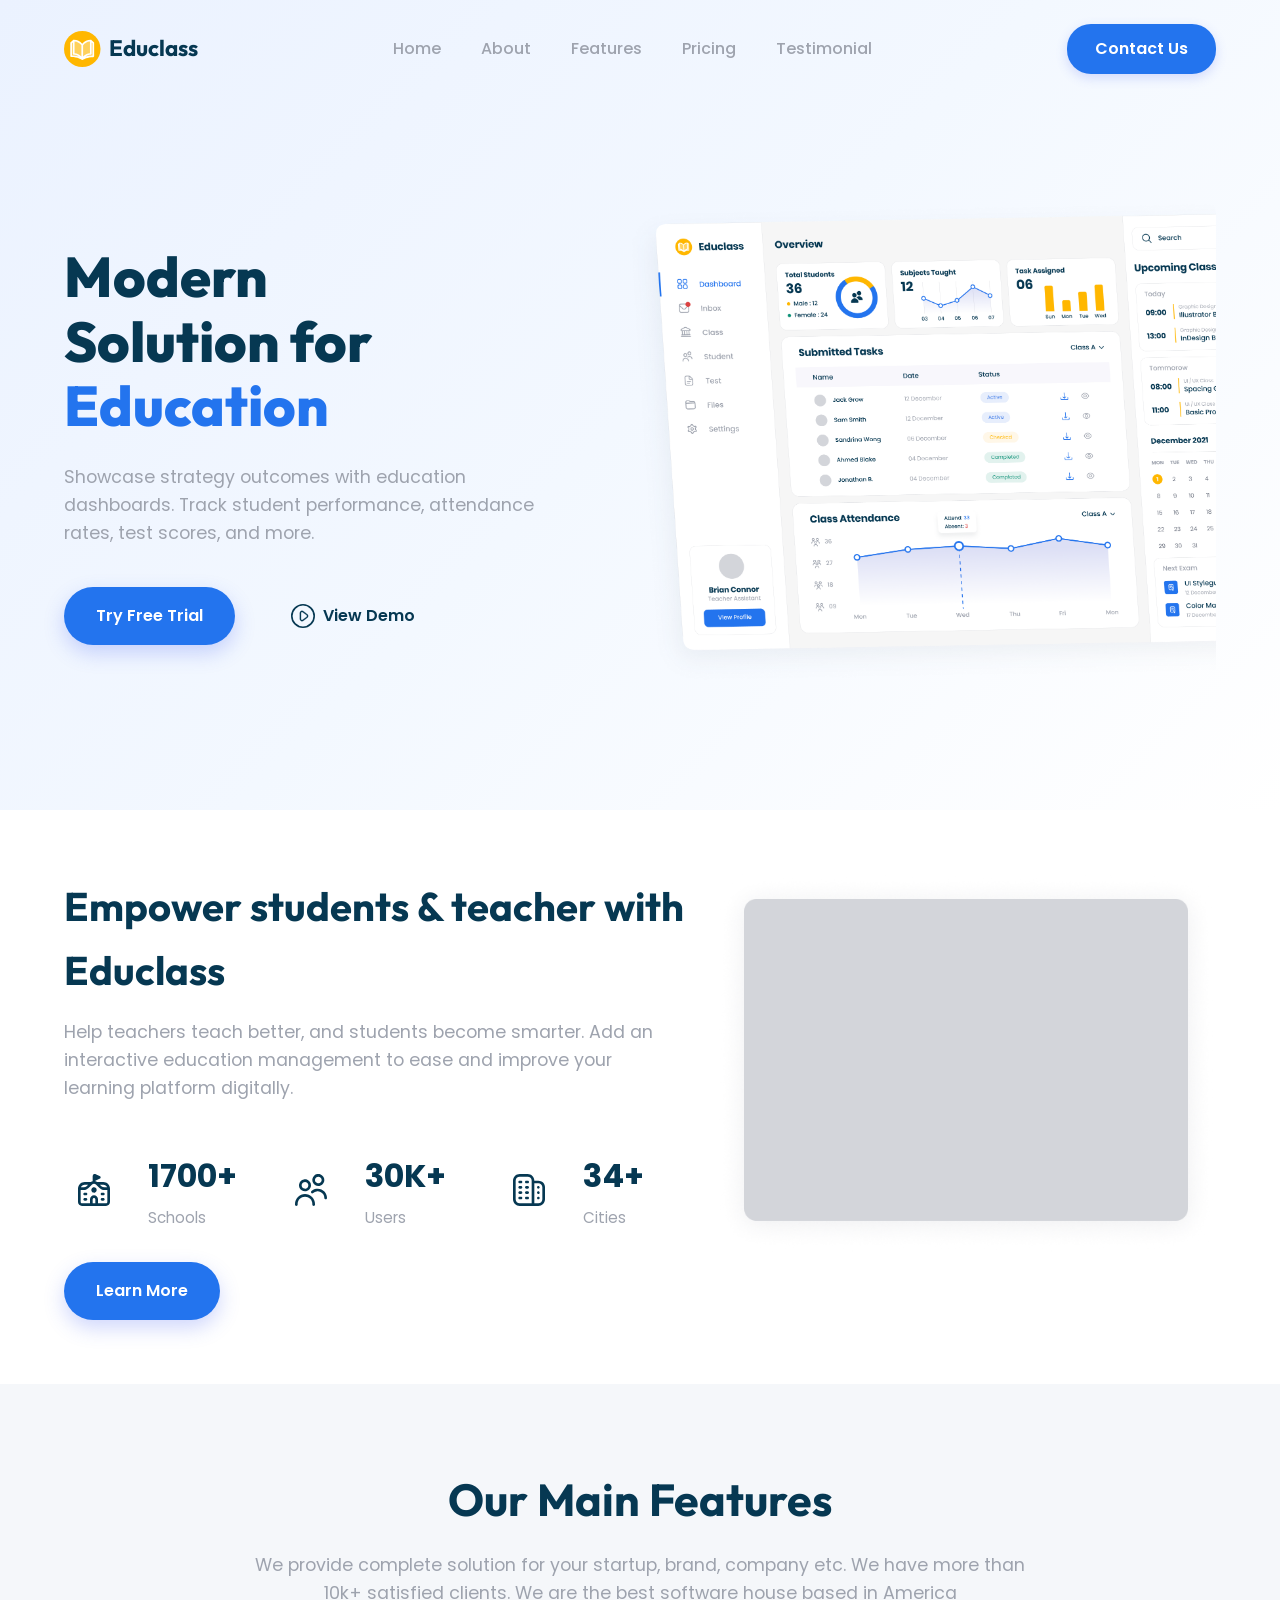
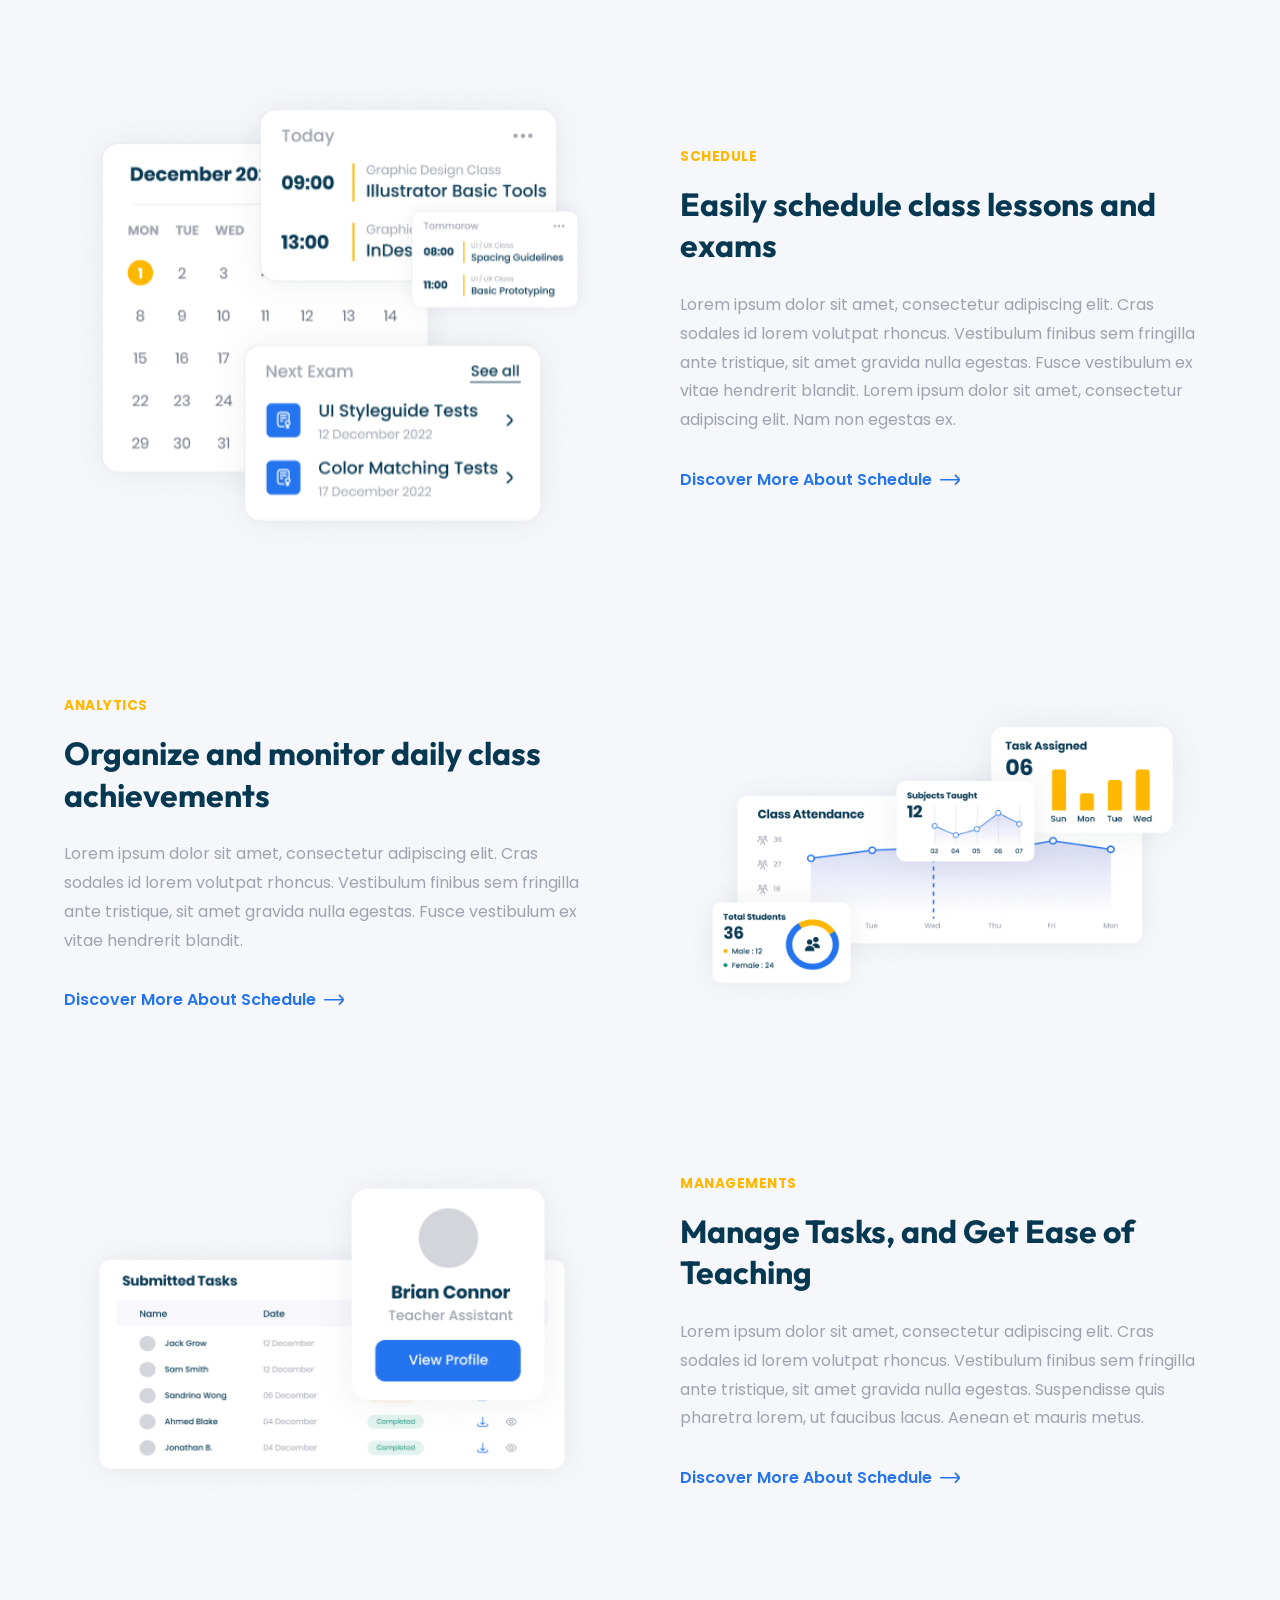
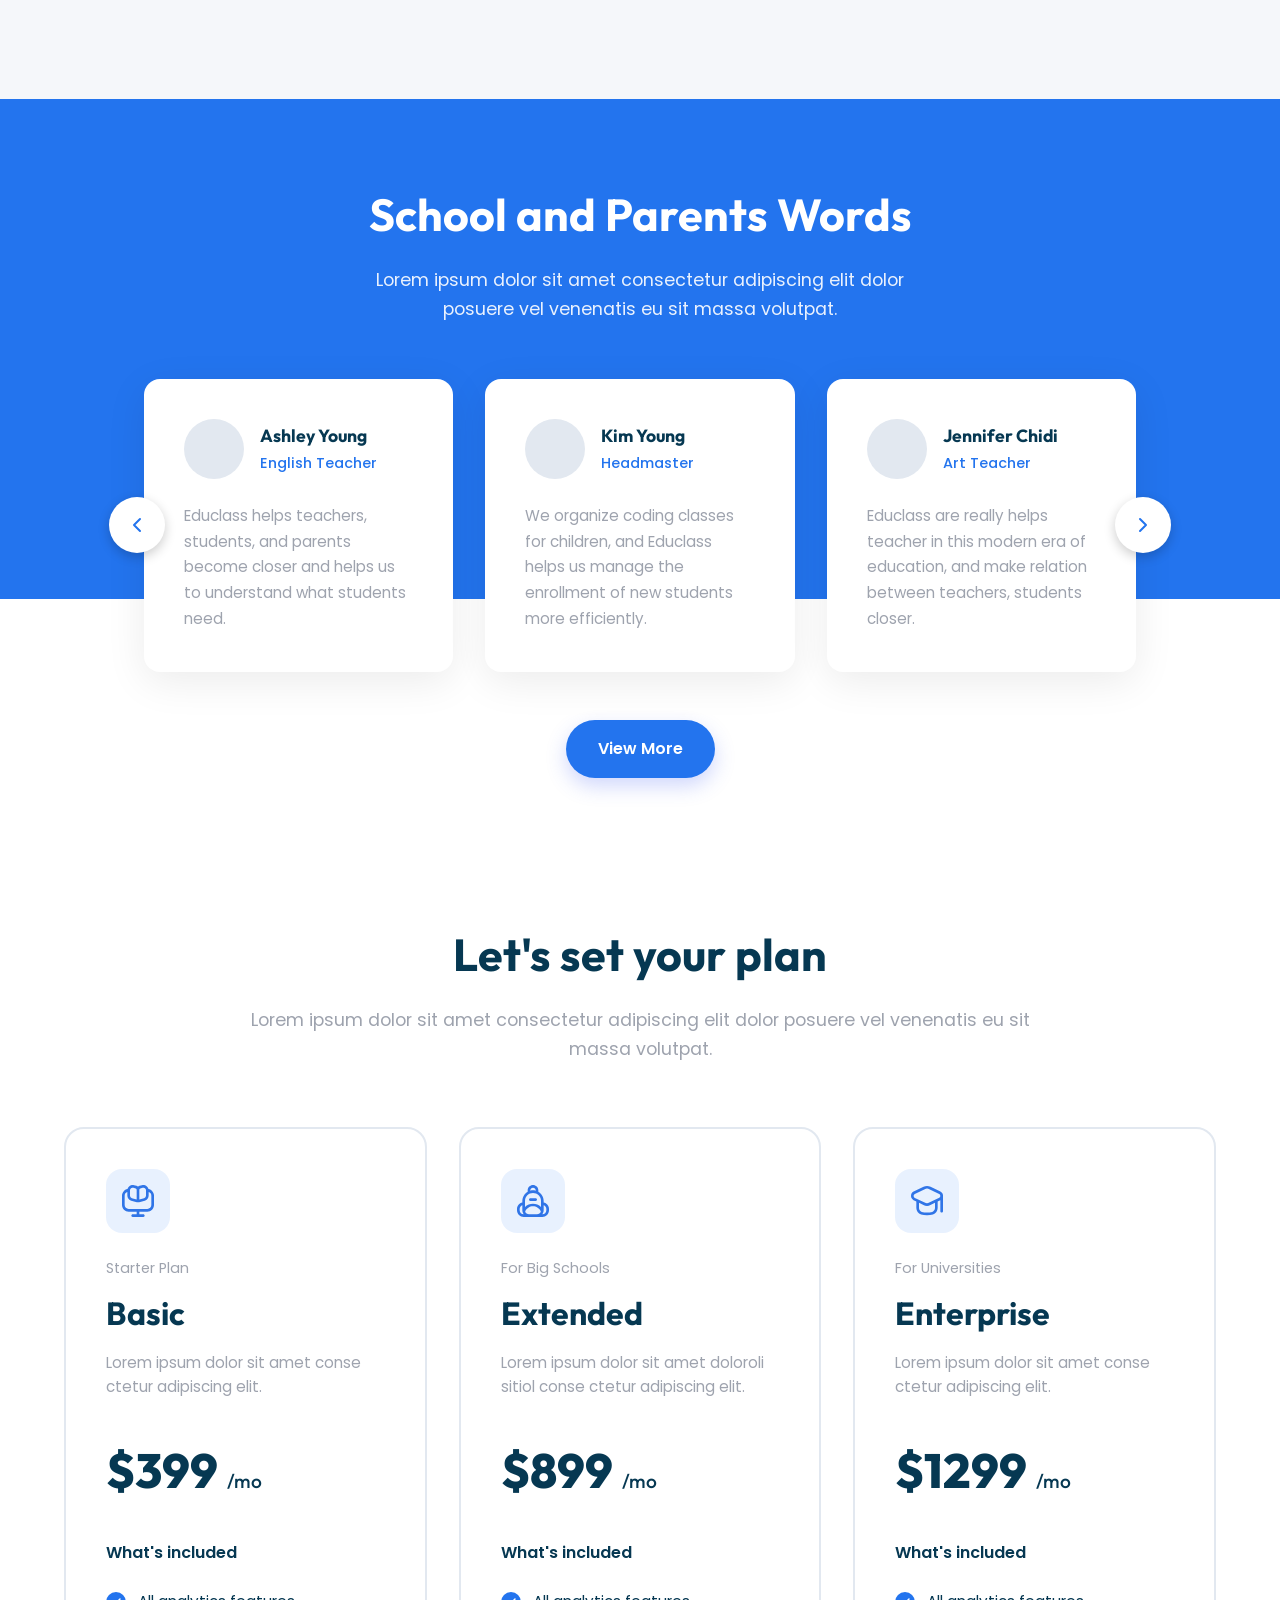
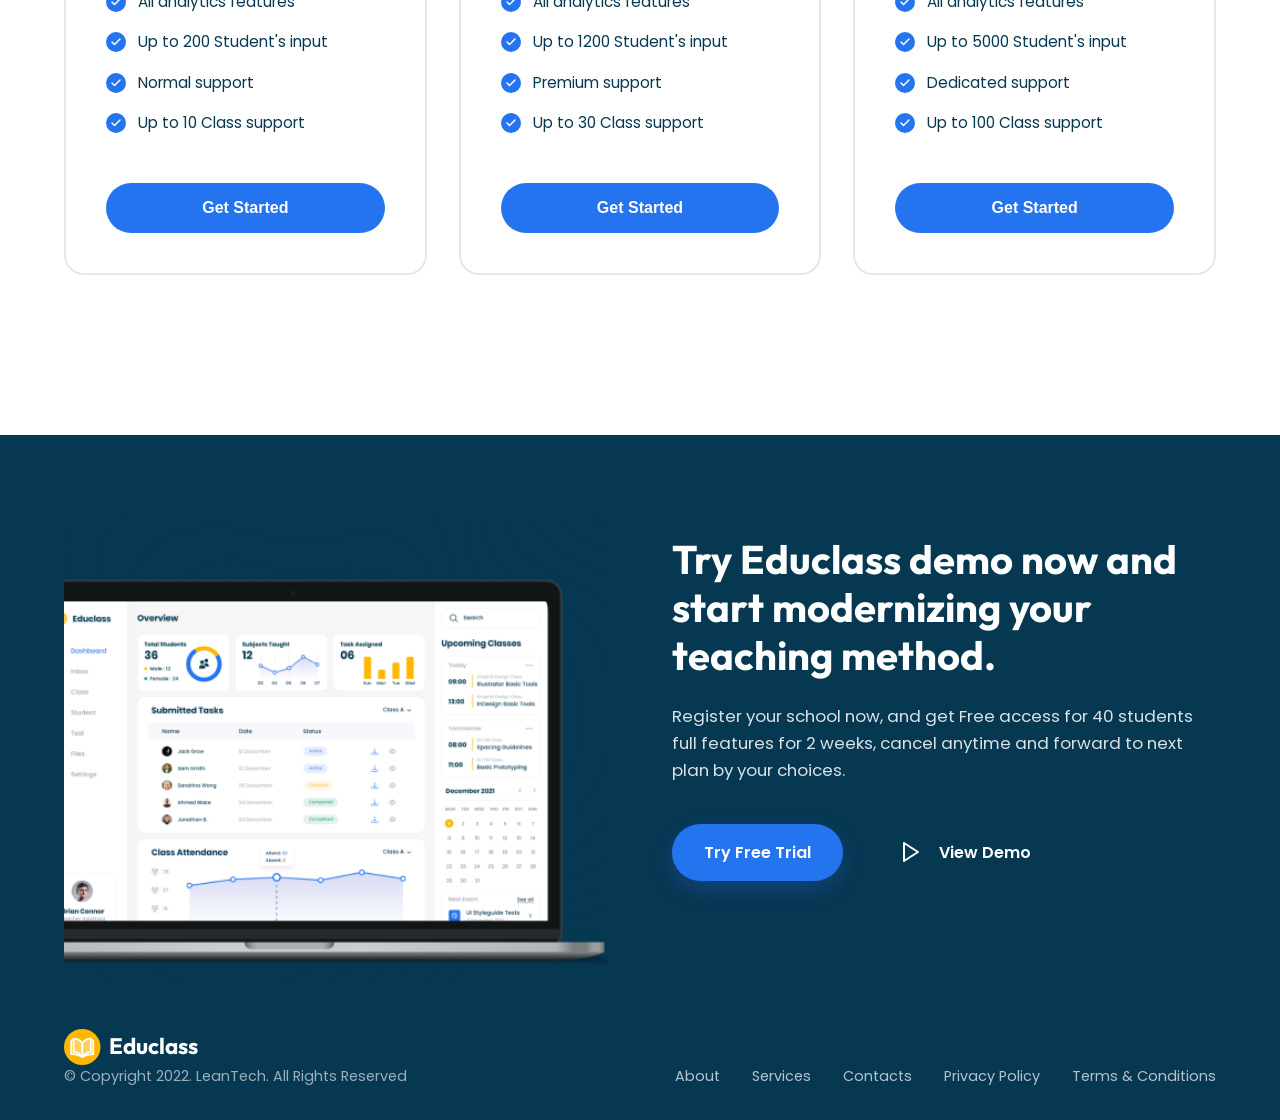
<file: src/frontend/Educlass/index.html>
<!DOCTYPE html>
<html lang="en">
<head>
    <meta charset="UTF-8">
    <meta name="viewport" content="width=device-width, initial-scale=1.0">
    <title>Educlass - Modern Solution for Education</title>
    <link rel="preconnect" href="https://fonts.googleapis.com">
    <link rel="preconnect" href="https://fonts.gstatic.com" crossorigin>
    <link href="https://fonts.googleapis.com/css2?family=Outfit:wght@400;500;600;700;800&family=DM+Sans:wght@400;500;600;700&family=Poppins:wght@400;500;600;700&display=swap" rel="stylesheet">
    <link rel="stylesheet" href="style.css">
</head>
<body>
    <nav class="navbar">
        <div class="logo">
            <img src="./public/logo.svg" alt="logo">
            <span>Educlass</span>
        </div>
        <ul class="nav-links">
            <li><a href="#home">Home</a></li>
            <li><a href="#about">About</a></li>
            <li><a href="#features">Features</a></li>
            <li><a href="#pricing">Pricing</a></li>
            <li><a href="#testimonials">Testimonial</a></li>
        </ul>
        <a href="#" class="nav-cta">Contact Us</a>
    </nav>

    <section class="hero" id="home">
        <div class="hero-content">
            <h1>
                Modern<br>
                Solution for<br>
                <span class="highlight">Education</span>
            </h1>
            <p>
                Showcase strategy outcomes with education dashboards. Track student performance, attendance rates, test scores, and more.
            </p>
            <div class="hero-buttons">
                <a href="#" class="btn-primary">
                    Try Free Trial
                </a>
                <a href="#" class="btn-secondary btn-play">
                    <img src="./public/play.svg" alt="play">
                    View Demo
                </a>
            </div>
        </div>
        <div class="hero-image">
            <img src="./public/Dashboard.png" alt="Educlass Dashboard">
        </div>
    </section>

    <section class="stats-section" id="about">
        <div class="stats-content">
            <div class="stats-header">
                <h2>Empower students & teacher with Educlass</h2>
                <p>
                   Help teachers teach better, and students become smarter. Add an interactive education management to ease and improve your learning platform digitally.
                </p>
            </div>
            <div class="stats-grid">
                <div class="stat-card">
                    <div class="stat-icon">
                        <img src="./public/school.svg" alt="Schools">
                    </div>
                    <div class="stat-info">
                        <h3>1700+</h3>
                        <p>Schools</p>
                    </div>
                </div>
                <div class="stat-card">
                    <div class="stat-icon">
                        <img src="./public/users.svg" alt="Users">
                    </div>
                    <div class="stat-info">
                        <h3>30K+</h3>
                        <p>Users</p>
                    </div>
                </div>
                <div class="stat-card">
                    <div class="stat-icon">
                        <img src="./public/building.svg" alt="Cities">
                    </div>
                    <div class="stat-info">
                        <h3>34+</h3>
                        <p>Cities</p>
                    </div>
                </div>
            </div>
            <a href="#" class="btn-primary" style="margin-top: 2rem; display: inline-flex;">Learn More</a>
        </div>
        <div class="blank-image">
            <img src="./public/blank.png" alt="Educlass Blank Image">
        </div>
    </section>

    <section class="features-section" id="features">
        <div class="section-header">
            <h2>Our Main Features</h2>
            <p>
                We provide complete solution for your startup, brand, company etc. We have more than 10k+ satisfied clients. We are the best software house based in America
            </p>
        </div>

        <div class="feature-row">
            <div class="feature-content">
                <span>SCHEDULE</span>
                <h3>Easily schedule class lessons and exams</h3>
                <p>
                    Lorem ipsum dolor sit amet, consectetur adipiscing elit. Cras sodales id lorem volutpat rhoncus. Vestibulum finibus sem fringilla ante tristique, sit amet gravida nulla egestas. Fusce vestibulum ex vitae hendrerit blandit. Lorem ipsum dolor sit amet, consectetur adipiscing elit. Nam non egestas ex.
                </p>
                <a href="#" class="feature-link">
                    Discover More About Schedule
                    <img src="./public/arrow.svg" alt="arrow">
                </a>
            </div>
            <div class="feature-image">
                <img src="./public/Image.png" alt="Schedule Feature">
            </div>
        </div>

        <div class="feature-row">
            <div class="feature-content">
                <span>ANALYTICS</span>
                <h3>Organize and monitor daily class achievements</h3>
                <p>
                Lorem ipsum dolor sit amet, consectetur adipiscing elit. Cras sodales id lorem volutpat rhoncus. Vestibulum finibus sem fringilla ante tristique, sit amet gravida nulla egestas. Fusce vestibulum ex vitae hendrerit blandit.
                </p>
                <a href="#" class="feature-link">
                    Discover More About Schedule
                    <img src="./public/arrow.svg" alt="arrow">
                </a>
            </div>
            <div class="feature-image">
                <img src="./public/analytics.png" alt="Monitor Feature">
            </div>
        </div>

        <div class="feature-row">
            <div class="feature-content">
                <span>MANAGEMENTS</span>
                <h3>Manage Tasks, and Get Ease of Teaching</h3>
                <p>
                   Lorem ipsum dolor sit amet, consectetur adipiscing elit. Cras sodales id lorem volutpat rhoncus. Vestibulum finibus sem fringilla ante tristique, sit amet gravida nulla egestas. Suspendisse quis pharetra lorem, ut faucibus lacus. Aenean et mauris metus.
                </p>
                <a href="#" class="feature-link">
                    Discover More About Schedule
                    <img src="./public/arrow.svg" alt="arrow">
                </a>
            </div>
            <div class="feature-image">
                <img src="./public/managements.png" alt="Manage Feature">
            </div>
        </div>
    </section>

    <section class="testimonials-section" id="testimonials">
        <div class="testimonials-header">
            <h2>School and Parents Words</h2>
            <p>
                Lorem ipsum dolor sit amet consectetur adipiscing elit dolor posuere vel venenatis eu sit massa volutpat.
            </p>
        </div>
        <div class="testimonials-container">
            <button class="nav-btn prev">
                <svg width="24" height="24" viewBox="0 0 24 24" fill="none" stroke="currentColor" stroke-width="2" stroke-linecap="round" stroke-linejoin="round"><path d="M15 18l-6-6 6-6"/></svg>
            </button>
            <div class="testimonials-grid">
                <div class="testimonial-card">
                    <div class="testimonial-author">
                        <div class="author-avatar"></div>
                        <div class="author-info">
                            <h4>Ashley Young</h4>
                            <p>English Teacher</p>
                        </div>
                    </div>
                    <p class="testimonial-text">
                        Educlass helps teachers, students, and parents become closer and helps us to understand what students need.
                    </p>
                </div>
                <div class="testimonial-card">
                    <div class="testimonial-author">
                        <div class="author-avatar"></div>
                        <div class="author-info">
                            <h4>Kim Young</h4>
                            <p>Headmaster</p>
                        </div>
                    </div>
                    <p class="testimonial-text">
                        We organize coding classes for children, and Educlass helps us manage the enrollment of new students more efficiently.
                    </p>
                </div>
                <div class="testimonial-card">
                    <div class="testimonial-author">
                        <div class="author-avatar"></div>
                        <div class="author-info">
                            <h4>Jennifer Chidi</h4>
                            <p>Art Teacher</p>
                        </div>
                    </div>
                    <p class="testimonial-text">
                        Educlass are really helps teacher in this modern era of education, and make relation between teachers, students closer.
                    </p>
                </div>
            </div>
            <button class="nav-btn next">
                <svg width="24" height="24" viewBox="0 0 24 24" fill="none" stroke="currentColor" stroke-width="2" stroke-linecap="round" stroke-linejoin="round"><path d="M9 18l6-6-6-6"/></svg>
            </button>
        </div>
        <!-- FIX: .testimonials-cta now has a matching rule in style.css -->
        <div class="testimonials-cta">
            <a href="#" class="btn-primary testimonials-view-more">View More</a>
        </div>
    </section>

    <section class="pricing-section" id="pricing">
        <div class="section-header">
            <h2>Let's set your plan</h2>
            <p>
                Lorem ipsum dolor sit amet consectetur adipiscing elit dolor posuere vel venenatis eu sit massa volutpat.
            </p>
        </div>
        <div class="pricing-grid">
            <div class="pricing-card">
                <div class="pricing-icon">
                    <img src="./public/e-learning.svg" alt="Basic Icon">
                </div>
                <div class="pricing-header">
                    <span class="plan-subtitle">Starter Plan</span>
                    <h3>Basic</h3>
                    <p>Lorem ipsum dolor sit amet conse ctetur adipiscing elit.</p>
                </div>
                <div class="pricing-price">
                    $399 <span>/mo</span>
                </div>
                <div class="pricing-features-title">What's included</div>
                <ul class="pricing-features">
                    <li>
                        <span class="check-icon">
                            <svg xmlns="http://www.w3.org/2000/svg" width="12" height="12" viewBox="0 0 24 24" fill="none" stroke="#ffffff" stroke-width="3" stroke-linecap="round" stroke-linejoin="round">
                                <polyline points="20 6 9 17 4 12" />
                            </svg>
                        </span>
                        All analytics features
                    </li>
                    <li>
                        <span class="check-icon">
                            <svg xmlns="http://www.w3.org/2000/svg" width="12" height="12" viewBox="0 0 24 24" fill="none" stroke="#ffffff" stroke-width="3" stroke-linecap="round" stroke-linejoin="round">
                                <polyline points="20 6 9 17 4 12" />
                            </svg>
                        </span>
                        Up to 200 Student's input
                    </li>
                    <li>
                        <span class="check-icon">
                            <svg xmlns="http://www.w3.org/2000/svg" width="12" height="12" viewBox="0 0 24 24" fill="none" stroke="#ffffff" stroke-width="3" stroke-linecap="round" stroke-linejoin="round">
                                <polyline points="20 6 9 17 4 12" />
                            </svg>
                        </span>
                        Normal support
                    </li>
                    <li>
                        <span class="check-icon">
                            <svg xmlns="http://www.w3.org/2000/svg" width="12" height="12" viewBox="0 0 24 24" fill="none" stroke="#ffffff" stroke-width="3" stroke-linecap="round" stroke-linejoin="round">
                                <polyline points="20 6 9 17 4 12" />
                            </svg>
                        </span>
                        Up to 10 Class support
                    </li>
                </ul>
                <button class="pricing-button">Get Started</button>
            </div>

            <div class="pricing-card">
                <div class="pricing-icon">
                    <img src="./public/backpack.svg" alt="Extended Icon">
                </div>
                <div class="pricing-header">
                    <span class="plan-subtitle">For Big Schools</span>
                    <h3>Extended</h3>
                    <p>Lorem ipsum dolor sit amet doloroli sitiol conse ctetur adipiscing elit.</p>
                </div>
                <div class="pricing-price">
                    $899 <span>/mo</span>
                </div>
                <div class="pricing-features-title">What's included</div>
                <ul class="pricing-features">
                    <li>
                        <span class="check-icon">
                            <svg xmlns="http://www.w3.org/2000/svg" width="12" height="12" viewBox="0 0 24 24" fill="none" stroke="#ffffff" stroke-width="3" stroke-linecap="round" stroke-linejoin="round">
                                <polyline points="20 6 9 17 4 12" />
                            </svg>
                        </span>
                        All analytics features
                    </li>
                    <li>
                        <span class="check-icon">
                            <svg xmlns="http://www.w3.org/2000/svg" width="12" height="12" viewBox="0 0 24 24" fill="none" stroke="#ffffff" stroke-width="3" stroke-linecap="round" stroke-linejoin="round">
                                <polyline points="20 6 9 17 4 12" />
                            </svg>
                        </span>
                        Up to 1200 Student's input
                    </li>
                    <li>
                        <span class="check-icon">
                            <svg xmlns="http://www.w3.org/2000/svg" width="12" height="12" viewBox="0 0 24 24" fill="none" stroke="#ffffff" stroke-width="3" stroke-linecap="round" stroke-linejoin="round">
                                <polyline points="20 6 9 17 4 12" />
                            </svg>
                        </span>
                        Premium support
                    </li>
                    <li>
                        <span class="check-icon">
                            <svg xmlns="http://www.w3.org/2000/svg" width="12" height="12" viewBox="0 0 24 24" fill="none" stroke="#ffffff" stroke-width="3" stroke-linecap="round" stroke-linejoin="round">
                                <polyline points="20 6 9 17 4 12" />
                            </svg>
                        </span>
                        Up to 30 Class support
                    </li>
                </ul>
                <button class="pricing-button">Get Started</button>
            </div>

            <div class="pricing-card">
                <div class="pricing-icon">
                    <img src="./public/cap.svg" alt="Enterprise Icon">
                </div>
                <div class="pricing-header">
                    <span class="plan-subtitle">For Universities</span>
                    <h3>Enterprise</h3>
                    <p>Lorem ipsum dolor sit amet conse ctetur adipiscing elit.</p>
                </div>
                <div class="pricing-price">
                    $1299 <span>/mo</span>
                </div>
                <div class="pricing-features-title">What's included</div>
                <ul class="pricing-features">
                    <li>
                        <span class="check-icon">
                            <svg xmlns="http://www.w3.org/2000/svg" width="12" height="12" viewBox="0 0 24 24" fill="none" stroke="#ffffff" stroke-width="3" stroke-linecap="round" stroke-linejoin="round">
                                <polyline points="20 6 9 17 4 12" />
                            </svg>
                        </span>
                        All analytics features
                    </li>
                    <li>
                        <span class="check-icon">
                            <svg xmlns="http://www.w3.org/2000/svg" width="12" height="12" viewBox="0 0 24 24" fill="none" stroke="#ffffff" stroke-width="3" stroke-linecap="round" stroke-linejoin="round">
                                <polyline points="20 6 9 17 4 12" />
                            </svg>
                        </span>
                        Up to 5000 Student's input
                    </li>
                    <li>
                        <span class="check-icon">
                            <svg xmlns="http://www.w3.org/2000/svg" width="12" height="12" viewBox="0 0 24 24" fill="none" stroke="#ffffff" stroke-width="3" stroke-linecap="round" stroke-linejoin="round">
                                <polyline points="20 6 9 17 4 12" />
                            </svg>
                        </span>
                        Dedicated support
                    </li>
                    <li>
                        <span class="check-icon">
                            <svg xmlns="http://www.w3.org/2000/svg" width="12" height="12" viewBox="0 0 24 24" fill="none" stroke="#ffffff" stroke-width="3" stroke-linecap="round" stroke-linejoin="round">
                                <polyline points="20 6 9 17 4 12" />
                            </svg>
                        </span>
                        Up to 100 Class support
                    </li>
                </ul>
                <button class="pricing-button">Get Started</button>
            </div>
        </div>
    </section>

    <div class="bottom-dark-section">
        <section class="cta-section">
            <div class="cta-container">
                <div class="cta-image">
                    <img src="./public/Mask group.png" alt="Educlass Dashboard on Laptop">
                </div>
                <div class="cta-content">
                    <h2>Try Educlass demo now and start modernizing your teaching method.</h2>
                    <p>
                        Register your school now, and get Free access for 40 students full features for 2 weeks, cancel anytime and forward to next plan by your choices.
                    </p>
                    <div class="cta-buttons">
                        <a href="#" class="btn-primary cta-btn-1">Try Free Trial</a>
                        <a href="#" class="btn-secondary cta-btn-2">
                            <svg width="24" height="24" viewBox="0 0 24 24" fill="none" stroke="currentColor" stroke-width="2" stroke-linecap="round" stroke-linejoin="round" style="margin-right: 8px;"><polygon points="5 3 19 12 5 21 5 3"></polygon></svg>
                            View Demo
                        </a>
                    </div>
                </div>
            </div>
        </section>

        <footer>
            <div class="footer-content">
                <div class="footer-brand">
                    <div class="logo">
                        <img src="./public/logo.svg" alt="logo">
                        <span>Educlass</span>
                    </div>
                </div>
            </div>
            <div class="footer-bottom">
                <p>© Copyright 2022. LeanTech. All Rights Reserved</p>
                <div class="footer-bottom-links">
                    <a href="#">About</a>
                    <a href="#">Services</a>
                    <a href="#">Contacts</a>
                    <a href="#">Privacy Policy</a>
                    <a href="#">Terms & Conditions</a>
                </div>
            </div>
        </footer>
    </div>

    <script>
        window.addEventListener('scroll', () => {
            const navbar = document.querySelector('.navbar');
            if (window.scrollY > 50) {
                navbar.classList.add('scrolled');
            } else {
                navbar.classList.remove('scrolled');
            }
        });
    </script>
</body>
</html>
</file>
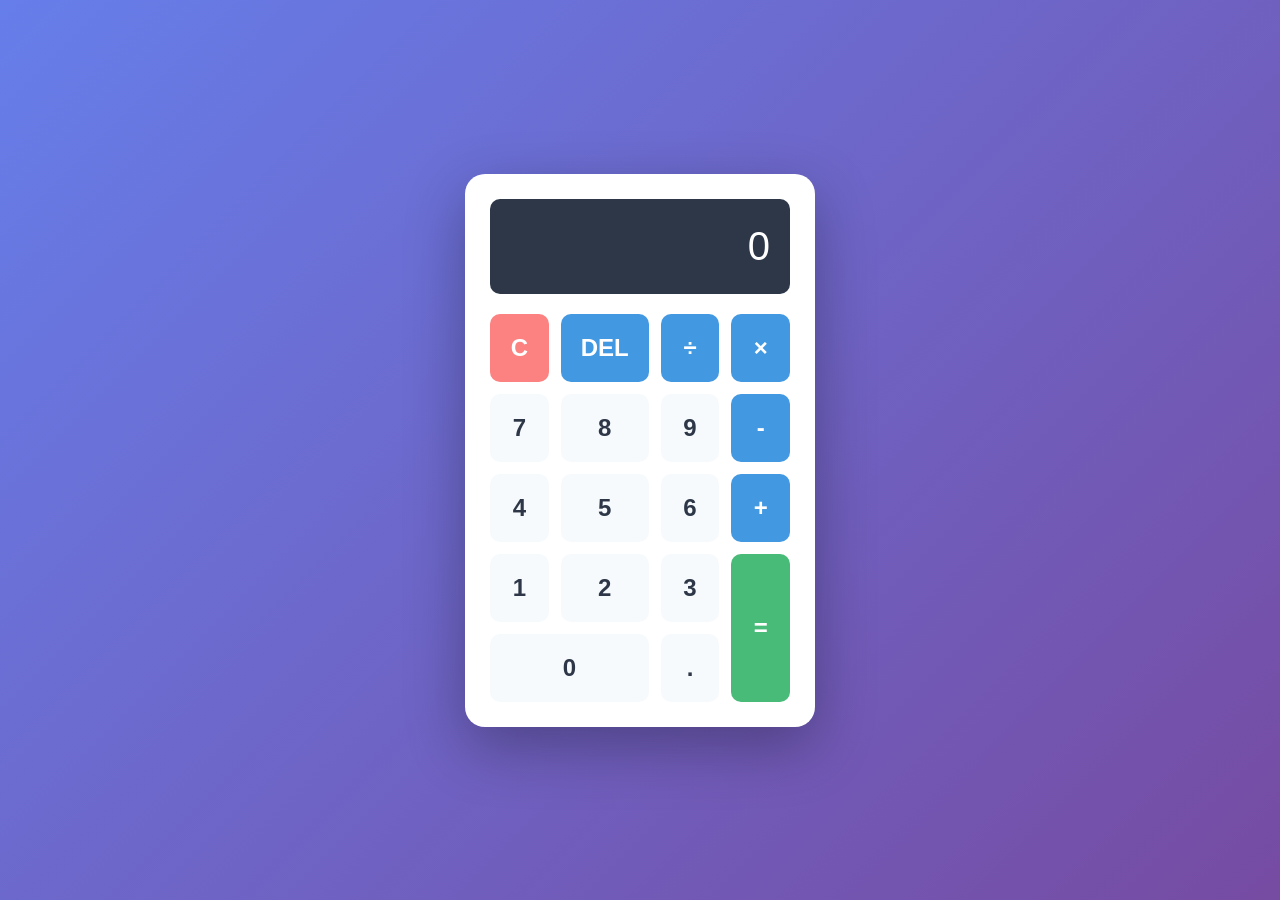
<file: src/frontend/vanilla-js-calculator/index.html>
<!DOCTYPE html>
<html lang="en">
<head>
    <meta charset="UTF-8">
    <meta name="viewport" content="width=device-width, initial-scale=1.0">
    <title>Simple Calculator</title>
    <link rel="stylesheet" href="style.css">
</head>
<body>
    <div class="calculator-container">
        <div class="calculator">
            <div class="display" id="display">0</div>
            <div class="buttons">
                <button class="btn btn-clear" data-action="clear">C</button>
                <button class="btn btn-operator" data-action="delete">DEL</button>
                <button class="btn btn-operator" data-operator="/">÷</button>
                <button class="btn btn-operator" data-operator="*">×</button>
                
                <button class="btn btn-number" data-number="7">7</button>
                <button class="btn btn-number" data-number="8">8</button>
                <button class="btn btn-number" data-number="9">9</button>
                <button class="btn btn-operator" data-operator="-">-</button>
                
                <button class="btn btn-number" data-number="4">4</button>
                <button class="btn btn-number" data-number="5">5</button>
                <button class="btn btn-number" data-number="6">6</button>
                <button class="btn btn-operator" data-operator="+">+</button>
                
                <button class="btn btn-number" data-number="1">1</button>
                <button class="btn btn-number" data-number="2">2</button>
                <button class="btn btn-number" data-number="3">3</button>
                <button class="btn btn-equals" data-action="equals">=</button>
                
                <button class="btn btn-number btn-zero" data-number="0">0</button>
                <button class="btn btn-number" data-number=".">.</button>
            </div>
        </div>
    </div>
    
    <script src="calculator.js"></script>
</body>
</html>
</file>
<file: src/frontend/Educlass/style.css>
:root {
    --primary-blue: #2374EE;
    --dark-navy: #063852;
    --light-gray: #F5F7FA;
    --text-primary: #063852;
    --text-secondary: #9EA3AE;
    --accent-yellow: #FFB700;
    --success-green: #22C55E;
    --white: #FFFFFF;
    --border-light: #E2E8F0;
}

* {
    margin: 0;
    padding: 0;
    box-sizing: border-box;
}

body {
    font-family: 'Poppins', sans-serif;
    color: var(--text-primary);
    line-height: 1.6;
    overflow-x: hidden;
}

/* Navigation */
.navbar {
    display: flex;
    justify-content: space-between;
    align-items: center;
    padding: 1.5rem 5%;
    position: fixed;
    top: 0;
    left: 0;
    right: 0;
    background: transparent;
    backdrop-filter: none;
    z-index: 1000;
    border-bottom: 1px solid transparent;
    transition: all 0.3s ease;
    animation: slideDown 0.6s ease-out;
}

.navbar.scrolled {
    padding: 1rem 5%;
    border-bottom: 1px solid var(--border-light);
    background: rgba(255, 255, 255, 0.98);
    backdrop-filter: blur(10px);
}

@keyframes slideDown {
    from { transform: translateY(-100%); opacity: 0; }
    to { transform: translateY(0); opacity: 1; }
}

.logo {
    display: flex;
    align-items: center;
    gap: 0.5rem;
    font-family: 'Outfit', sans-serif;
    font-weight: 700;
    font-size: 1.4rem;
    color: var(--text-primary);
}

.logo-icon {
    width: 32px;
    height: 32px;
    background: var(--accent-yellow);
    border-radius: 8px;
    display: flex;
    align-items: center;
    justify-content: center;
    font-weight: 800;
    color: var(--white);
}

.nav-links {
    display: flex;
    gap: 2.5rem;
    list-style: none;
}

.nav-links a {
    text-decoration: none;
    color: var(--text-secondary);
    font-weight: 500;
    transition: color 0.3s ease;
    position: relative;
}

.nav-links a:hover {
    color: var(--primary-blue);
}

.nav-links a::after {
    content: '';
    position: absolute;
    bottom: -5px;
    left: 0;
    width: 0;
    height: 2px;
    background: var(--primary-blue);
    transition: width 0.3s ease;
}

.nav-links a:hover::after {
    width: 100%;
}

.nav-cta {
    background: var(--primary-blue);
    color: var(--white);
    padding: 0.75rem 1.75rem;
    border-radius: 24px;
    text-decoration: none;
    font-weight: 600;
    transition: all 0.3s ease;
    box-shadow: 0 4px 12px rgba(68, 97, 242, 0.2);
    min-height: 48px;
}

.nav-cta:hover {
    transform: translateY(-2px);
    box-shadow: 0 6px 20px rgba(68, 97, 242, 0.35);
}

/* Hero Section */
.hero {
    margin-top: 0;
    padding: 8rem 5% 3rem;
    display: grid;
    grid-template-columns: 1fr 1.2fr;
    gap: 4rem;
    align-items: center;
    min-height: 90vh;
    background: linear-gradient(135deg, #EBF2FF 0%, #F3F8FF 50%, #F4F7FD00 100%);
}

@media (max-width: 1024px) {
    .hero {
        background: linear-gradient(180deg, #F3F8FF 0%, #EBF2FF 100%);
        padding-top: 7rem;
    }
}

.hero-content h1 {
    font-family: 'Outfit', sans-serif;
    font-size: 3.5rem;
    font-weight: 800;
    line-height: 1.15;
    margin-bottom: 1.5rem;
    color: var(--dark-navy);
    animation: fadeInUp 0.8s ease-out 0.2s both;
}

@keyframes fadeInUp {
    from { opacity: 0; transform: translateY(30px); }
    to { opacity: 1; transform: translateY(0); }
}

.hero-content h1 .highlight {
    color: var(--primary-blue);
    position: relative;
    display: inline-block;
}

.hero-content p {
    font-size: 1.1rem;
    color: var(--text-secondary);
    margin-bottom: 2.5rem;
    max-width: 500px;
    animation: fadeInUp 0.8s ease-out 0.4s both;
}

.hero-buttons {
    display: flex;
    gap: 1.5rem;
    animation: fadeInUp 0.8s ease-out 0.6s both;
}

.btn-primary {
    background: var(--primary-blue);
    color: var(--white);
    padding: 1rem 2rem;
    border-radius: 37px;
    text-decoration: none;
    font-weight: 600;
    display: inline-flex;
    align-items: center;
    gap: 0.5rem;
    transition: all 0.3s ease;
    box-shadow: 0 8px 20px rgba(68, 97, 242, 0.25);
    font-family: Poppins;
    font-size: 16px;
}

.btn-primary:hover {
    transform: translateY(-3px);
    box-shadow: 0 12px 28px rgba(68, 97, 242, 0.4);
}

.btn-secondary {
    background: var(--white);
    color: var(--text-primary);
    padding: 1rem 2rem;
    border-radius: 10px;
    text-decoration: none;
    font-weight: 600;
    display: inline-flex;
    align-items: center;
    gap: 0.5rem;
    border: 2px solid var(--border-light);
    transition: all 0.3s ease;
}

.btn-play {
    background: none;
    border: none;
}

.hero-image {
    position: relative;
    animation: fadeIn 1s ease-out 0.8s both;
}

@keyframes fadeIn {
    from { opacity: 0; }
    to { opacity: 1; }
}

.hero-image img {
    width: 100%;
    max-width: 916px;
    border-radius: 16px;
}

/* Stats Section */
.stats-section {
    padding: 4rem 5%;
    display: flex;
    flex-direction: row;
    gap: 2rem;
    width: 100%;
}

.stats-header {
    max-width: 700px;
}

.stats-header h2 {
    font-family: 'Outfit', sans-serif;
    font-size: 2.5rem;
    font-weight: 700;
    margin-bottom: 1rem;
    color: var(--dark-navy);
}

.stats-header p {
    color: var(--text-secondary);
    font-size: 1.1rem;
    margin-bottom: 2.5rem;
}

.stats-grid {
    display: grid;
    grid-template-columns: repeat(3, 1fr);
    gap: 2rem;
    margin-top: 3rem;
}

.stat-card {
    background: var(--white);
    border-radius: 16px;
    display: flex;
    align-items: center;
    gap: 1.5rem;
    transition: all 0.3s ease;
}

.stat-icon {
    width: 60px;
    height: 60px;
    color: var(--text-primary);
    border-radius: 12px;
    display: flex;
    align-items: center;
    justify-content: center;
}

.stat-icon img {
    width: 32px;
    height: 32px;
}

.stat-info h3 {
    font-size: 2rem;
    font-weight: 700;
    color: var(--dark-navy);
    margin-bottom: 0.25rem;
}

.stat-info p {
    color: var(--text-secondary);
    font-size: 0.95rem;
}

.blank-image {
    position: relative;
    animation: fadeIn 1s ease-out 0.8s both;
}

.blank-image img {
    width: 100%;
    max-width: 500px;
    border-radius: 16px;
}

.stats-content {
    flex: 1;
}

/* Features Section */
.features-section {
    padding: 5rem 5%;
    background: var(--light-gray);
}

.section-header {
    max-width: 800px;
    margin: 0 auto 4rem;
    text-align: center;
}

.section-header h2 {
    font-family: 'Outfit', sans-serif;
    font-size: 2.8rem;
    font-weight: 700;
    margin-bottom: 1rem;
    color: var(--dark-navy);
}

.section-header p {
    color: var(--text-secondary);
    font-size: 1.1rem;
    line-height: 1.6;
}

.feature-row {
    display: grid;
    grid-template-columns: 1fr 1fr;
    gap: 5rem;
    align-items: center;
    margin-bottom: 6rem;
    max-width: 1400px;
    margin-left: auto;
    margin-right: auto;
}

.feature-row:nth-child(even) .feature-content {
    order: 2;
}

.feature-row:nth-child(even) .feature-image {
    order: 1;
}

.feature-content {
    padding: 2rem 0;
}

.feature-content span {
    color: var(--accent-yellow);
    font-weight: 700;
    font-size: 0.85rem;
    letter-spacing: 0.5px;
    display: block;
    margin-bottom: 1rem;
}

.feature-content h3 {
    font-family: 'Outfit', sans-serif;
    font-size: 2rem;
    font-weight: 700;
    color: var(--dark-navy);
    margin-bottom: 1.5rem;
    line-height: 1.3;
}

.feature-content p {
    color: var(--text-secondary);
    line-height: 1.8;
    margin-bottom: 2rem;
}

.feature-link {
    color: var(--primary-blue);
    text-decoration: none;
    font-weight: 600;
    display: inline-flex;
    align-items: center;
    gap: 0.5rem;
    transition: gap 0.3s ease;
}

.feature-link:hover {
    gap: 1rem;
}

.feature-link img {
    width: 20px;
    height: 20px;
    transition: transform 0.3s ease;
}

.feature-image {
    position: relative;
}

.feature-image img {
    width: 100%;
}

/* Testimonials Section */
.testimonials-section {
    padding: 5rem 5%;
    background: var(--primary-blue);
    position: relative;
    height: 500px;
    margin-bottom: 15rem;
}

.testimonials-header {
    max-width: 600px;
    margin: 0 auto 3.5rem;
    text-align: center;
}

.testimonials-header h2 {
    font-family: 'Outfit', sans-serif;
    font-size: 2.8rem;
    font-weight: 700;
    margin-bottom: 1rem;
    color: var(--white);
}

.testimonials-header p {
    color: rgba(255, 255, 255, 0.9);
    font-size: 1.1rem;
    line-height: 1.6;
}

/* Testimonials Container with Navigation */
.testimonials-container {
    position: relative;
    max-width: 1400px;
    margin: 0 auto;
    padding: 0 80px;
}

.nav-btn {
    position: absolute;
    top: 50%;
    transform: translateY(-50%);
    width: 56px;
    height: 56px;
    border-radius: 50%;
    background: var(--white);
    border: none;
    color: var(--primary-blue);
    display: flex;
    align-items: center;
    justify-content: center;
    cursor: pointer;
    transition: all 0.3s ease;
    box-shadow: 0 4px 12px rgba(0, 0, 0, 0.20);
    z-index: 10;
}

.nav-btn:hover {
    transform: translateY(-50%) scale(1.1);
    box-shadow: 0 6px 20px rgba(0, 0, 0, 0.30);
}

.nav-btn.prev {
    left: 45px;
}

.nav-btn.next {
    right: 45px;
}

.testimonials-grid {
    display: grid;
    grid-template-columns: repeat(3, 1fr);
    gap: 2rem;
    margin-bottom: 3rem;
}

.testimonial-card {
    background: var(--white);
    padding: 2.5rem;
    border-radius: 16px;
    box-shadow: 0 10px 40px rgba(0, 0, 0, 0.08);
    transition: all 0.3s ease;
}

.testimonial-card:hover {
    transform: translateY(-5px);
    box-shadow: 0 15px 50px rgba(0, 0, 0, 0.12);
}

.testimonial-author {
    display: flex;
    align-items: center;
    gap: 1rem;
    margin-bottom: 1.5rem;
}

.author-avatar {
    width: 60px;
    height: 60px;
    border-radius: 50%;
    background-color: #E2E8F0;
}

.author-info h4 {
    color: var(--dark-navy);
    font-family: 'Outfit', sans-serif;
    font-size: 1.1rem;
    margin-bottom: 0.1rem;
}

.author-info p {
    color: var(--primary-blue);
    font-weight: 500;
    font-size: 0.9rem;
}

.testimonial-text {
    color: var(--text-secondary);
    font-size: 0.95rem;
    line-height: 1.7;
}

/* FIX: Added missing .testimonials-cta rule */
.testimonials-cta {
    text-align: center;
    margin-top: 2rem;
}

.testimonials-view-more {
    background: var(--primary-blue) !important;
    color: var(--white) !important;
    display: inline-flex;
}

/* Pricing Section */
.pricing-section {
    padding: 5rem 5%;
}

.pricing-grid {
    display: grid;
    grid-template-columns: repeat(3, 1fr);
    gap: 2rem;
    margin-top: 3rem;
}

/* Base Pricing Card - White by Default */
.pricing-card {
    background: var(--white);
    border: 2px solid var(--border-light);
    border-radius: 20px;
    padding: 2.5rem;
    transition: all 0.3s ease;
    position: relative;
    text-align: left;
    color: var(--text-primary);
}

/* Hover Effect - Card Turns Blue */
.pricing-card:hover {
    background: var(--primary-blue);
    color: var(--white);
    border-color: var(--primary-blue);
    box-shadow: 0 20px 50px rgba(35, 116, 238, 0.25);
    transform: translateY(-5px);
}

.pricing-badge {
    position: absolute;
    top: -12px;
    left: 50%;
    transform: translateX(-50%);
    background: var(--primary-blue);
    color: var(--white);
    padding: 0.4rem 1.2rem;
    border-radius: 20px;
    font-size: 0.75rem;
    font-weight: 600;
    white-space: nowrap;
}

.pricing-card:hover .pricing-badge {
    background: var(--white);
    color: var(--primary-blue);
}

.pricing-icon {
    width: 64px;
    height: 64px;
    background: rgba(35, 116, 238, 0.1);
    border-radius: 16px;
    display: flex;
    align-items: center;
    justify-content: center;
    margin-bottom: 1.5rem;
}

.pricing-card:hover .pricing-icon {
    background: rgba(255, 255, 255, 0.2);
}

.pricing-icon img {
    width: 32px;
    height: 32px;
    filter: brightness(0) saturate(100%) invert(36%) sepia(67%) saturate(2481%) hue-rotate(206deg) brightness(95%) contrast(90%);
}

.pricing-card:hover .pricing-icon img {
    filter: brightness(0) saturate(100%) invert(100%) sepia(0%) saturate(0%) hue-rotate(0deg) brightness(100%) contrast(100%);
}

.pricing-header {
    margin-bottom: 1.5rem;
}

.plan-subtitle {
    color: var(--text-secondary);
    font-size: 0.9rem;
    display: block;
    margin-bottom: 0.5rem;
}

.pricing-card:hover .plan-subtitle {
    color: rgba(255, 255, 255, 0.8);
}

.pricing-header h3 {
    font-family: 'Outfit', sans-serif;
    font-size: 2rem;
    font-weight: 700;
    margin-bottom: 0.75rem;
    color: var(--dark-navy);
}

.pricing-card:hover .pricing-header h3 {
    color: var(--white);
}

.pricing-header p {
    color: var(--text-secondary);
    margin-bottom: 2rem;
    font-size: 0.95rem;
}

.pricing-card:hover .pricing-header p {
    color: rgba(255, 255, 255, 0.8);
}

.pricing-price {
    font-family: 'Outfit', sans-serif;
    font-size: 3rem;
    font-weight: 800;
    margin-bottom: 0.5rem;
    color: var(--dark-navy);
}

.pricing-card:hover .pricing-price {
    color: var(--white);
}

.pricing-price span {
    font-size: 1.2rem;
    font-weight: 500;
}

.pricing-features-title {
    font-weight: 600;
    margin-top: 2rem;
    margin-bottom: 1rem;
    color: var(--text-primary);
}

.pricing-card:hover .pricing-features-title {
    color: var(--white);
}

.pricing-features {
    list-style: none;
    margin-bottom: 2.5rem;
}

.pricing-features li {
    padding: 0.5rem 0;
    display: flex;
    align-items: flex-start;
    gap: 0.75rem;
    font-size: 0.95rem;
    color: var(--text-primary);
}

.pricing-card:hover .pricing-features li {
    color: var(--white);
}

/* Checkmark Icon Styling */
.check-icon {
    display: inline-flex;
    align-items: center;
    justify-content: center;
    min-width: 20px;
    height: 20px;
    background-color: var(--primary-blue);
    border-radius: 50%;
    margin-top: 2px;
    flex-shrink: 0;
}

.pricing-card:hover .check-icon {
    background-color: var(--white);
}

.check-icon svg {
    stroke: var(--white);
}

.pricing-card:hover .check-icon svg {
    stroke: var(--primary-blue);
}

.pricing-button {
    width: 100%;
    padding: 1rem;
    border-radius: 37px;
    font-weight: 600;
    border: none;
    cursor: pointer;
    background: var(--primary-blue);
    color: var(--white);
    transition: all 0.3s ease;
    font-size: 16px;
}

.pricing-button:hover {
    transform: scale(1.02);
}

.pricing-card:hover .pricing-button {
    background: var(--white);
    color: var(--primary-blue);
}

/* Combined Dark Section (CTA & Footer) */
.bottom-dark-section {
    background: var(--dark-navy);
    margin-top: 5rem;
}

/* CTA Section */
.cta-section {
    padding: 5rem 5% 0;
    color: var(--white);
    overflow: hidden;
}

.cta-container {
    display: flex;
    align-items: center;
    gap: 4rem;
    max-width: 1200px;
    margin: 0 auto;
}

.cta-image {
    flex: 1;
    display: flex;
    align-items: flex-end;
    margin-bottom: -1rem;
}

.cta-image img {
    width: 100%;
    display: block;
}

.cta-content {
    flex: 1;
    padding-bottom: 5rem;
}

.cta-content h2 {
    font-family: 'Outfit', sans-serif;
    font-size: 2.5rem;
    font-weight: 700;
    margin-bottom: 1.5rem;
    line-height: 1.2;
}

.cta-content p {
    font-size: 1.05rem;
    opacity: 0.85;
    margin-bottom: 2.5rem;
    line-height: 1.6;
}

.cta-buttons {
    display: flex;
    gap: 1.5rem;
    align-items: center;
}

.cta-btn-1 {
    background: var(--primary-blue);
    color: var(--white);
}

.cta-btn-2 {
    background: transparent;
    color: var(--white);
    border: none;
}

/* Footer */
footer {
    padding: 3rem 5% 2rem;
    color: var(--white);
}

.footer-content {
    display: grid;
    grid-template-columns: 2fr 1fr 1fr 1fr;
    gap: 3rem;
}

footer .logo {
    color: var(--white);
}

.footer-brand p {
    color: rgba(255, 255, 255, 0.7);
    margin-top: 1rem;
    line-height: 1.8;
}

/* NOTE: .footer-links rules removed — class is not used in index.html.
   Add these back if you later add nav columns to the footer. */

.footer-bottom {
    display: flex;
    justify-content: space-between;
    align-items: center;
    color: rgba(255, 255, 255, 0.7);
    font-size: 0.9rem;
}

.footer-bottom p {
    color: #FFFFFF99;
}

.footer-bottom-links {
    display: flex;
    gap: 2rem;
}

.footer-bottom-links a {
    color: rgba(255, 255, 255, 0.7);
    text-decoration: none;
}

.footer-bottom-links a:hover {
    color: var(--white);
}

/* Responsive */
@media (max-width: 1024px) {
    .hero {
        grid-template-columns: 1fr;
        text-align: center;
    }
    .hero-content p {
        margin-left: auto;
        margin-right: auto;
    }
    .hero-buttons {
        justify-content: center;
    }
    .feature-row {
        grid-template-columns: 1fr;
    }
    .feature-row:nth-child(even) .feature-content,
    .feature-row:nth-child(even) .feature-image {
        order: initial;
    }
    .stats-grid,
    .testimonials-grid,
    .pricing-grid {
        grid-template-columns: 1fr;
    }
    .testimonials-container {
        padding: 0 60px;
    }
    .nav-btn {
        width: 48px;
        height: 48px;
    }
    .cta-container {
        flex-direction: column;
        text-align: center;
        gap: 2rem;
    }
    .cta-content {
        padding-bottom: 3rem;
    }
    .cta-buttons {
        justify-content: center;
    }
    .footer-content {
        grid-template-columns: 1fr 1fr;
    }
}

@media (max-width: 768px) {
    .nav-links {
        display: none;
    }
    .hero-content h1 {
        font-size: 2.2rem;
    }
    .section-header h2,
    .testimonials-header h2 {
        font-size: 2rem;
    }
    .testimonials-container {
        padding: 0 40px;
    }
    .footer-content {
        grid-template-columns: 1fr;
    }
    .footer-bottom {
        flex-direction: column;
        gap: 1rem;
    }
}
</file>
<file: src/frontend/vanilla-js-calculator/style.css>
* {
    margin: 0;
    padding: 0;
    box-sizing: border-box;
}

body {
    font-family: 'Segoe UI', Tahoma, Geneva, Verdana, sans-serif;
    background: linear-gradient(135deg, #667eea 0%, #764ba2 100%);
    display: flex;
    justify-content: center;
    align-items: center;
    min-height: 100vh;
    padding: 20px;
}

.calculator-container {
    display: flex;
    justify-content: center;
    align-items: center;
}

.calculator {
    background: #fff;
    border-radius: 20px;
    box-shadow: 0 20px 60px rgba(0, 0, 0, 0.3);
    padding: 25px;
    width: 100%;
    max-width: 350px;
}

.display {
    background: #2d3748;
    color: #fff;
    font-size: 2.5rem;
    padding: 25px 20px;
    border-radius: 10px;
    text-align: right;
    margin-bottom: 20px;
    min-height: 80px;
    word-wrap: break-word;
    word-break: break-all;
    overflow-x: auto;
}

.buttons {
    display: grid;
    grid-template-columns: repeat(4, 1fr);
    gap: 12px;
}

.btn {
    background: #f7fafc;
    border: none;
    border-radius: 10px;
    font-size: 1.5rem;
    padding: 20px;
    cursor: pointer;
    transition: all 0.2s ease;
    font-weight: 600;
    color: #2d3748;
}

.btn:hover {
    background: #e2e8f0;
    transform: translateY(-2px);
    box-shadow: 0 4px 8px rgba(0, 0, 0, 0.1);
}

.btn:active {
    transform: translateY(0);
    box-shadow: none;
}

.btn-number {
    background: #f7fafc;
}

.btn-operator {
    background: #4299e1;
    color: #fff;
}

.btn-operator:hover {
    background: #3182ce;
}

.btn-clear {
    background: #fc8181;
    color: #fff;
}

.btn-clear:hover {
    background: #f56565;
}

.btn-equals {
    background: #48bb78;
    color: #fff;
    grid-row: span 2;
}

.btn-equals:hover {
    background: #38a169;
}

.btn-zero {
    grid-column: span 2;
}

@media (max-width: 400px) {
    .calculator {
        padding: 20px;
        max-width: 100%;
    }
    
    .display {
        font-size: 2rem;
        padding: 20px 15px;
    }
    
    .btn {
        font-size: 1.2rem;
        padding: 15px;
    }
}
</file>
